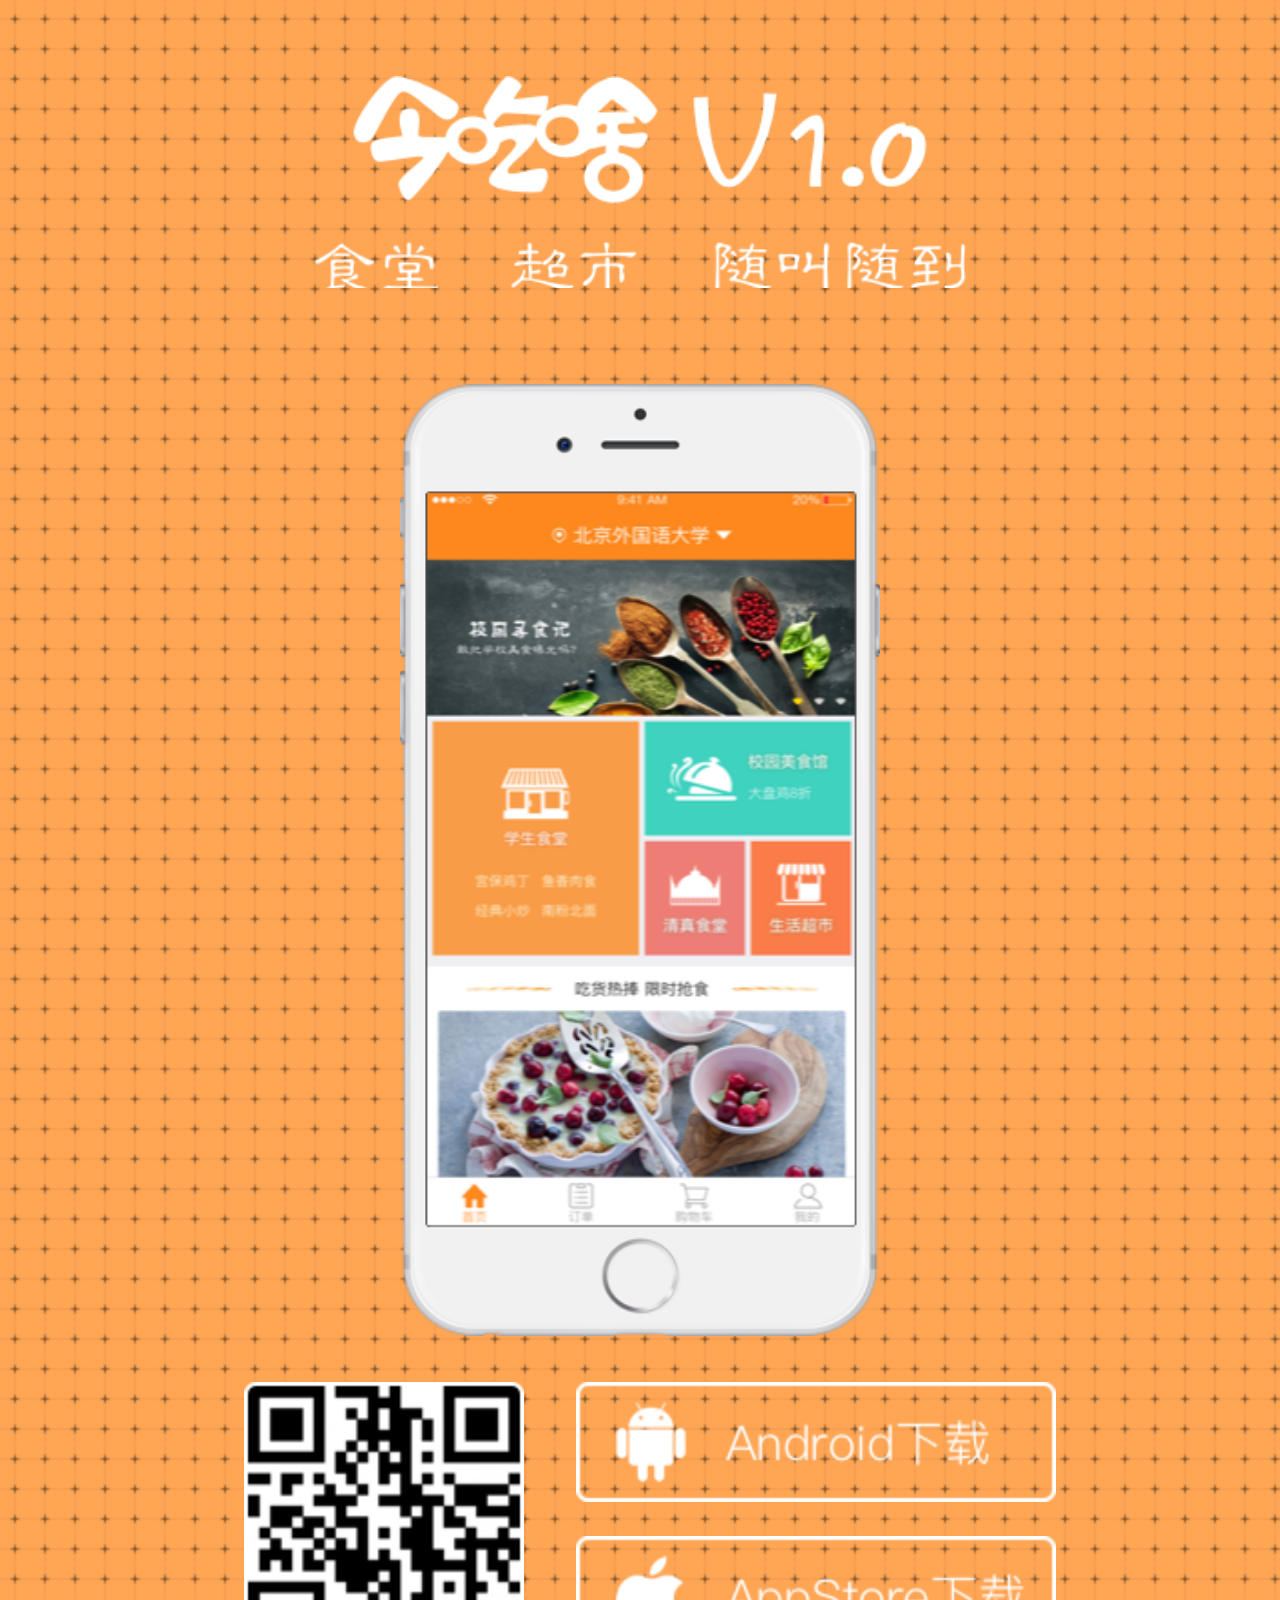
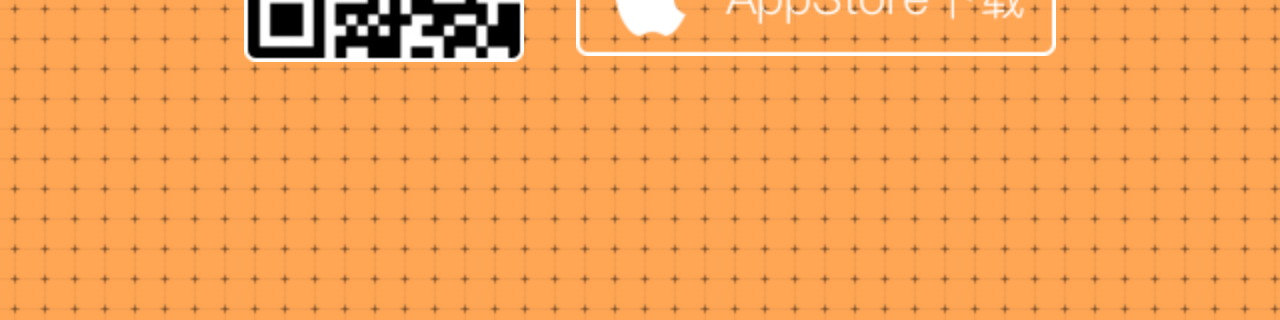
<file: index.html>
<!DOCTYPE html>
<html>
<head lang="en">
    <meta charset="UTF-8">
    <meta name="viewport"
          content="width=device-width, user-scalable=no, initial-scale=1.0, maximum-scale=1.0, minimum-scale=1.0"/>
    <meta name="apple-mobile-web-app-capable" content="yes" />
    <meta name="screen-orientation" content="portrait">
    <meta name="keywords" content=" " />
    <meta name="description" content="" />
    <meta name="date" content="" />
    <title>下载页</title>
    <link rel="stylesheet" href="download.css"/>
    <style>
        @-webkit-keyframes rotation {
            10% { transform: rotate(90deg); -webkit-transform: rotate(90deg) }
            50%, 60% { transform: rotate(0deg); -webkit-transform: rotate(0deg) }
            90% { transform: rotate(90deg); -webkit-transform: rotate(90deg) }
            100% { transform: rotate(90deg); -webkit-transform: rotate(90deg) }
        }
        @keyframes rotation {
            10% { transform: rotate(90deg); -webkit-transform: rotate(90deg) }
            50%, 60% { transform: rotate(0deg); -webkit-transform: rotate(0deg) }
            90% { transform: rotate(90deg); -webkit-transform: rotate(90deg) }
            100% { transform: rotate(90deg); -webkit-transform: rotate(90deg) }
        }
        #orientLayer { display: none; }
        @media screen and (min-aspect-ratio: 13/8) { #orientLayer { display: block; z-index: 1000;
        width: 100%;height: 100%} }
        .mod-orient-layer { display: none; position: fixed; height: 100%; width: 100%; left: 0; top: 0; right: 0; bottom: 0; background: #000; z-index: 100 }
        .mod-orient-layer__content { position: absolute; left: 50%; top: 15%; text-align: center; margin-left: -120px}
        .mod-orient-layer__icon-orient {background-image: url('[data-uri]');display: inline-block; width: 67px; height: 109px;
            transform: rotate(90deg); -webkit-transform: rotate(90deg);
            -webkit-animation: rotation infinite 1.5s ease-in-out; animation: rotation infinite 1.5s ease-in-out; -webkit-background-size: 67px; background-size: 67px }
    </style>
</head>
<body>
<div class="box" id="box">


            <div class="page_one" >
                <div></div>
                <div></div>
                <div></div>
                <div><a href="http://www.wandoujia.com/apps/com.ibg100.shop"></a></div>
                <div id="loc"><a  href="https://itunes.apple.com/us/app/guo-shang-yi-gou/id1098039649?mt=8&uo=4"></a></div>

            </div>

<div id="orientLayer" class="mod-orient-layer">
    <div class="mod-orient-layer__content">
        <i class="icon mod-orient-layer__icon-orient"></i>
        <div class="mod-orient-layer__desc">为了更好的体验，请使用竖屏浏览</div>
    </div>
</div>
</div>
<script src="download.js"></script>
</body>
</html>
</file>
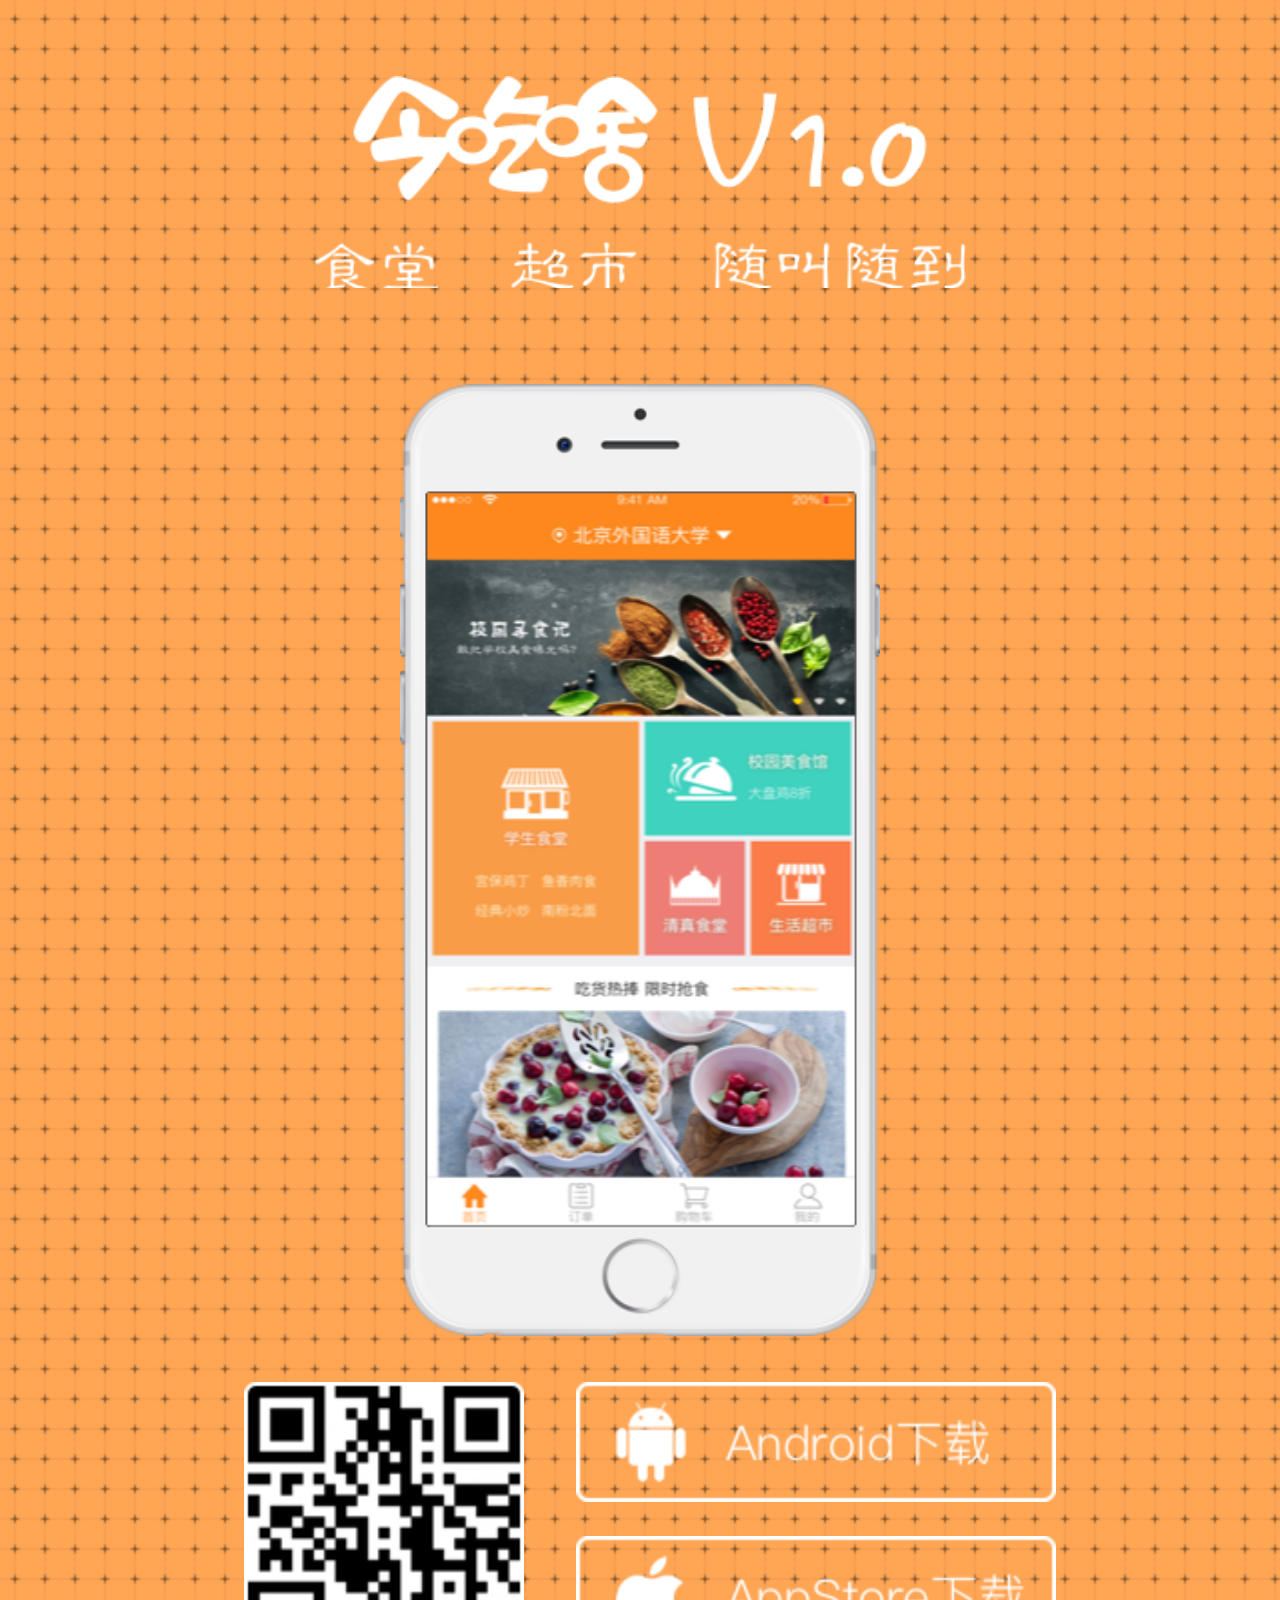
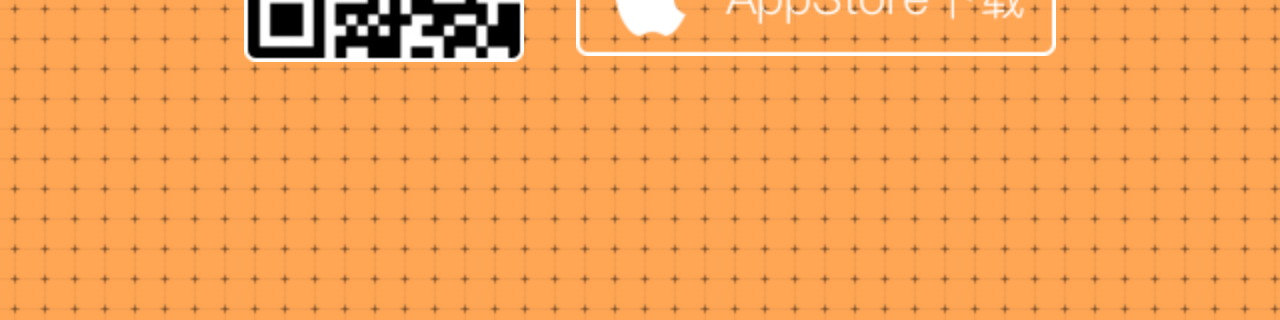
<file: download.html>
<!DOCTYPE html>
<html>
<head lang="en">
    <meta charset="UTF-8">
    <meta name="viewport"
          content="width=device-width, user-scalable=no, initial-scale=1.0, maximum-scale=1.0, minimum-scale=1.0"/>
    <meta name="keywords" content=" " />
    <meta name="description" content="" />
    <meta name="date" content="" />
    <title>下载页</title>
    <link rel="stylesheet" href="download.css"/>
    <style>
        @-webkit-keyframes rotation {
            10% { transform: rotate(90deg); -webkit-transform: rotate(90deg) }
            50%, 60% { transform: rotate(0deg); -webkit-transform: rotate(0deg) }
            90% { transform: rotate(90deg); -webkit-transform: rotate(90deg) }
            100% { transform: rotate(90deg); -webkit-transform: rotate(90deg) }
        }
        @keyframes rotation {
            10% { transform: rotate(90deg); -webkit-transform: rotate(90deg) }
            50%, 60% { transform: rotate(0deg); -webkit-transform: rotate(0deg) }
            90% { transform: rotate(90deg); -webkit-transform: rotate(90deg) }
            100% { transform: rotate(90deg); -webkit-transform: rotate(90deg) }
        }
        #orientLayer { display: none; }
        @media screen and (min-aspect-ratio: 13/8) { #orientLayer { display: block; z-index: 1000} }
        .mod-orient-layer { display: none; position: fixed; height: 100%; width: 100%; left: 0; top: 0; right: 0; bottom: 0; background: #000; z-index: 100 }
        .mod-orient-layer__content { position: absolute; left: 50%; top: 10%; text-align: center; margin-left: -120px}
        .mod-orient-layer__icon-orient {background-image: url('[data-uri]');display: inline-block; width: 67px; height: 109px;
            transform: rotate(90deg); -webkit-transform: rotate(90deg); -webkit-animation: rotation infinite 1.5s ease-in-out; animation: rotation infinite 1.5s ease-in-out; -webkit-background-size: 67px; background-size: 67px }
    </style>
</head>
<body>
<div class="box" id="box">


            <div class="page_one" >
                <div></div>
                <div></div>
                <div></div>
                <div></div>
                <div></div>

            </div>

<div id="orientLayer" class="mod-orient-layer">
    <div class="mod-orient-layer__content">
        <i class="icon mod-orient-layer__icon-orient"></i>
        <div class="mod-orient-layer__desc">为了更好的体验，请使用竖屏浏览</div>
    </div>
</div>
</div>
<script src="download.js"></script>
</body>
</html>
</file>
<file: download.css>
@charset "utf-8";
html{font-family:"Helvetica Neue", Helvetica, Arial, sans-serif;}
body, ul, ol, li, p, h1, h2, h3, h4, h5, h6, form, fieldset, table, td, img, div, dl, dt, dd { margin: 0; padding: 0; border: 0; }
body{background:#EEE; color:#555; font-size:16px; margin:0 auto; max-width:640px;font-family:'宋体','微软雅黑', '黑体',"Helvetica Neue","Helvetica","Arial","sans-serif";}
a,a:link,a:active,a:hover,a:visited{color:#555; text-decoration:none;}

@media only screen and (max-width:320px){body{font-size:10px}}
@media only screen and (max-width:360px) and (min-width:320px){body{font-size:12px}}
@media only screen and (max-width:360px) and (min-width:350px){body{font-size:12px}}
@media only screen and (max-width:480px) and (min-width:360px){body{font-size:14px}}
@media only screen and (max-width:480px) and (min-width:470px){body{font-size:14px}}
@media only screen and (max-width:560px) and (min-width:480px){body{font-size:16px}}
@media only screen and (max-width:570px) and (min-width:560px){body{font-size:16px}}
@media only screen and (max-width:640px) and (min-width:570px){body{font-size:16px}}
@media only screen and (max-width:640px) and (min-width:630px){body{font-size:16px}}

html,body{
    width: 100%;
    height: 100%;
    overflow: hidden;/*隐藏滚动条*/
}

#box{
    width: 640px;
    height: 960px;
    overflow: hidden;
    position: absolute;
    left:50%;
    top:0;
    margin-left: -320px;
    transform-origin:top;
}

.page_one{
    background:url("img/fff.png") no-repeat center center;
    background-size: 100%;
    z-index: 10;
    width: 100%;
    height: 100%;text-align: center;
}

.page_one div{position: absolute; }

.page_one > div:nth-child(1){width: 326px; height: 106px; background: url("img/header.png") no-repeat;
    background-size:100%;
    left: 50%; top: 4%;
margin-left: -163px;}

.page_one > div:nth-child(2){width: 240px; height: 476px; left: 50%; top: 20%;margin-left: -120px; background: url("img/shouji.png") no-repeat;background-size: 100% 100%; }

.page_one > div:nth-child(3){width: 140px ;height: 140px; background: url("img/weima.png") no-repeat; left: 19%; top: 72%;}
.page_one > div:nth-child(4){width: 240px ;height: 60px; background: url("img/anzhuo.png") no-repeat; left: 45%; top: 72%;}
.page_one > div:nth-child(5){width: 240px ;height: 60px; background: url("img/pingguo%20.png") no-repeat; left: 45%; top: 80%;
    background-size: 100% 100%;
}
.page_one div a{
    display: block;
    width: 100%;
    height: 100%;
}
</file>
